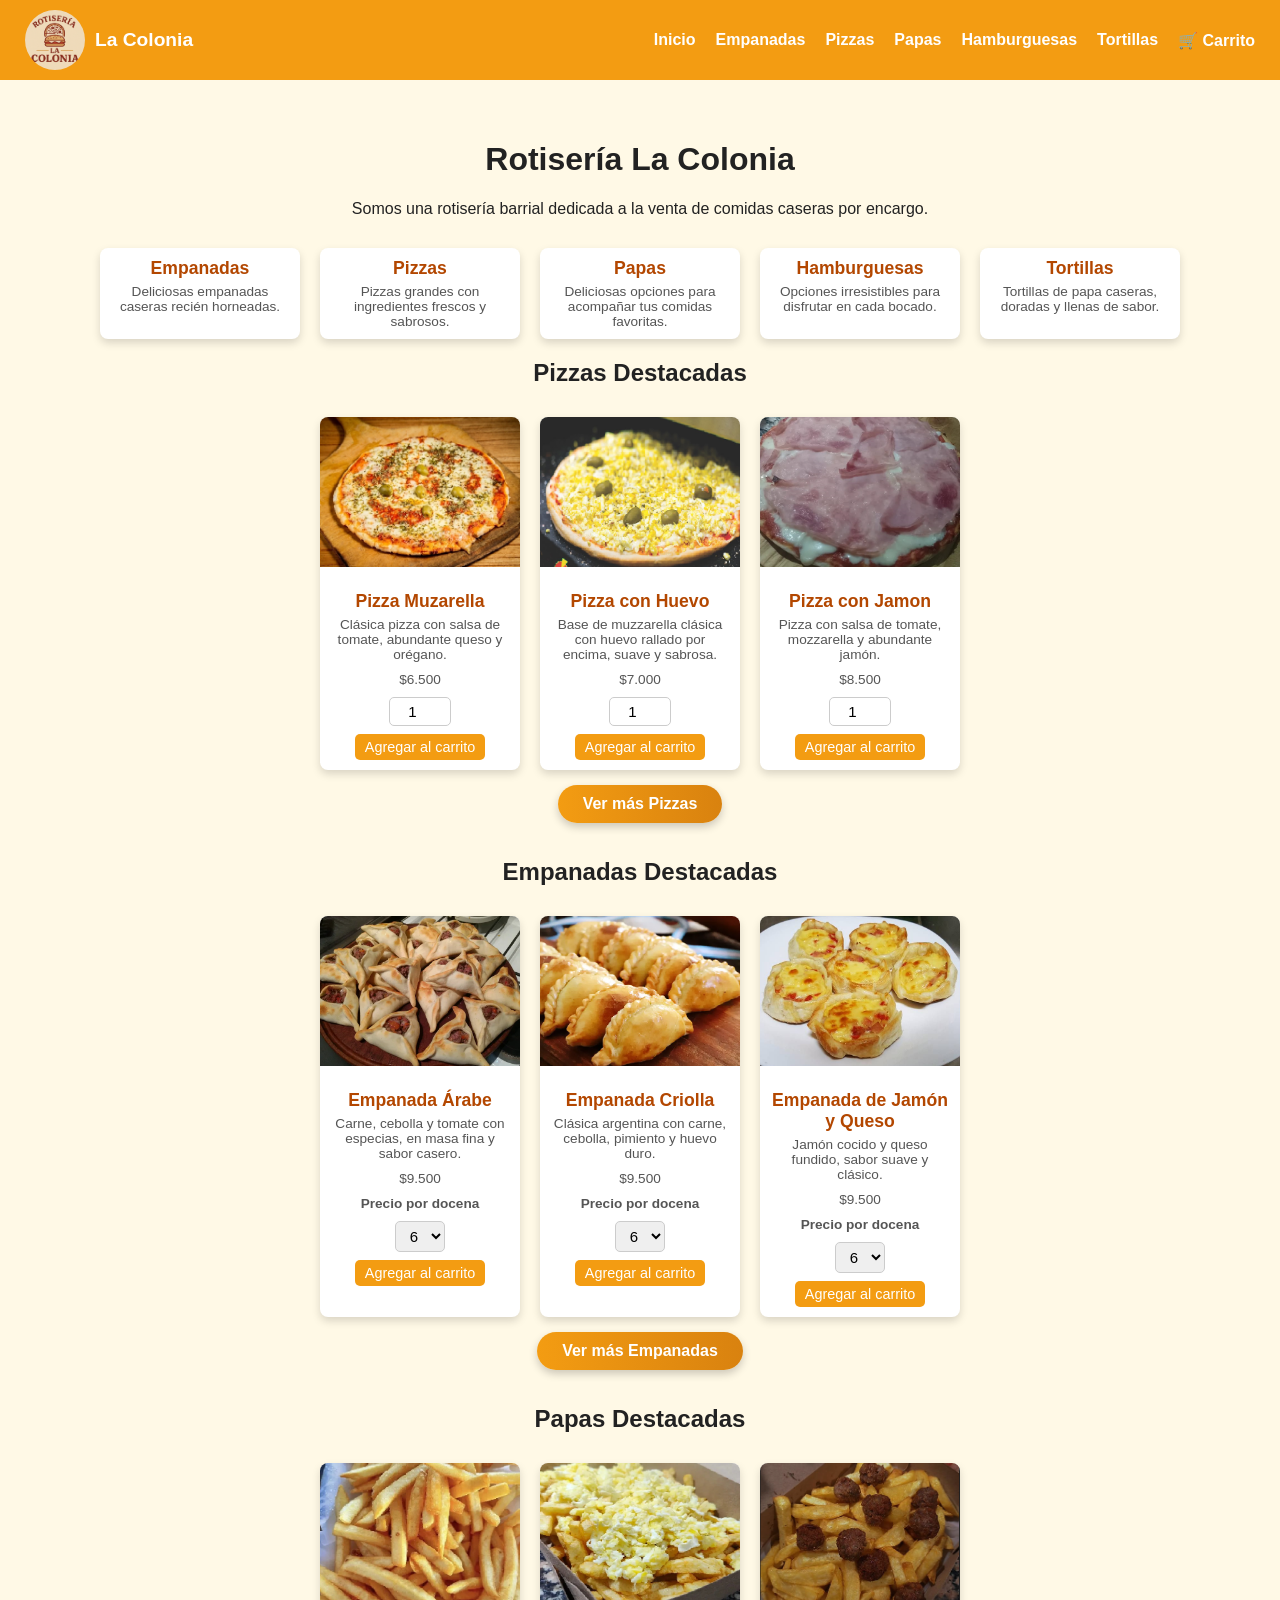
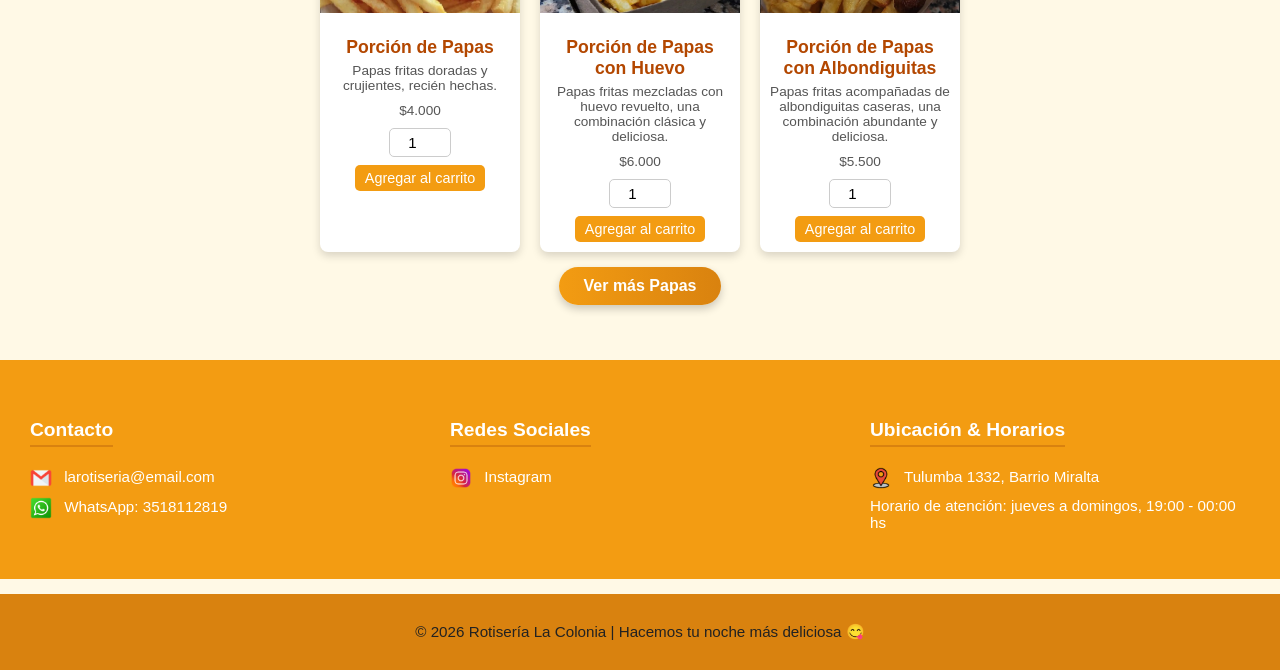
<file: index.html>
<!DOCTYPE html>
<html lang="es">
<head>
    <meta charset="UTF-8">
    <meta http-equiv="X-UA-Compatible" content="IE=edge">
    <title>Rotisería La Colonia</title>
    <meta name="description" content="Página principal de la Rotisería La Colonia">
    <meta name="viewport" content="width=device-width, initial-scale=1">
    <link rel="stylesheet" href="assets/estilos.css">
</head>
<body>

    <!-- navbar dinamica -->
    <nav class="navbar"></nav>

    <!-- contenido principal -->
    <main class="main-content">
        <h1>Rotisería La Colonia</h1>
        <p>Somos una rotisería barrial dedicada a la venta de comidas caseras por encargo.</p>

        <!-- muestro las categorias -->
        <div class="productos"></div>

        <!-- productos destacados por categoria -->
        <h2>Pizzas Destacadas</h2>
        <div id="pizzas-destacadas" class="productos"></div>
        <div class="ver-mas">
            <a href="pages/categoria2.html" class="btn-ver-mas">Ver más Pizzas</a>
        </div>

        <h2>Empanadas Destacadas</h2>
        <div id="empanadas-destacadas" class="productos"></div>
        <div class="ver-mas">
            <a href="pages/categoria1.html" class="btn-ver-mas">Ver más Empanadas</a>
        </div>

        <h2>Papas Destacadas</h2>
        <div id="papas-destacadas" class="productos"></div>
        <div class="ver-mas">
            <a href="pages/categoria3.html" class="btn-ver-mas">Ver más Papas</a>
        </div>
        
    </main>

    <!-- scripts -->
    <script src="js/login.js"></script>
    <script src="js/navbar.js"></script>
    <script src="js/cards.js"></script>

    <script>
        // array de categorias mostradas en el Home
        const categoriasIndex = [
            {
                titulo: "Empanadas",
                link: "pages/categoria1.html",
                descripcion: "Deliciosas empanadas caseras recién horneadas."
            },
            {
                titulo: "Pizzas",
                link: "pages/categoria2.html",
                descripcion: "Pizzas grandes con ingredientes frescos y sabrosos."
            },
            {
                titulo: "Papas",
                link: "pages/categoria3.html",
                descripcion: "Deliciosas opciones para acompañar tus comidas favoritas."
            },
            {
                titulo: "Hamburguesas",
                link: "pages/categoria4.html",
                descripcion: "Opciones irresistibles para disfrutar en cada bocado."
            },
            {
                titulo: "Tortillas",
                link: "pages/categoria5.html",
                descripcion: "Tortillas de papa caseras, doradas y llenas de sabor."
            }
        ];

        // funcion para generar las cards de categorias
        function generarCategoriasIndex() {
            const contenedor = document.querySelector(".productos");
            if (!contenedor) return;

            contenedor.innerHTML = "";

            categoriasIndex.forEach(c => {
                const card = document.createElement("a");
                card.classList.add("card");
                card.href = c.link;
                card.innerHTML = `
                    <h3>${c.titulo}</h3>
                    <p>${c.descripcion}</p>
                `;
                contenedor.appendChild(card);
            });
        }

        // cuando la pagina carga
        document.addEventListener("DOMContentLoaded", function() {
            generarNavbar();          // navbar dinamica
            generarCategoriasIndex(); // genera las cards de categorias
        });
    </script>

    <!-- Footer -->
    <footer>
        <div class="footer-container">

            <!-- contacto -->
            <div class="footer-section contacto">
                <h3>Contacto</h3>
                <p>
                    <a href="mailto:larotiseria@email.com">
                        <img src="assets/imagenes/icono-correo.png" alt="Correo" class="icono-footer"> 
                        larotiseria@email.com
                    </a>
                </p>
                <p>
                    <a href="https://wa.me/3518112819" target="_blank">
                        <img src="assets/imagenes/icono-wsp.png" alt="WhatsApp" class="icono-footer"> 
                        WhatsApp: 3518112819
                    </a>
                </p>
            </div>

            <!-- redes sociales -->
            <div class="footer-section redes">
                <h3>Redes Sociales</h3>
                <p>
                    <a href="https://www.instagram.com/roti.lacolonia?igsh=bTMxNW1xaW00Yzlr" target="_blank">
                        <img src="assets/imagenes/icono-instagram.png" alt="Instagram" class="icono-footer"> Instagram
                    </a>
                </p>
            </div>

            <!-- ubicacion y horarios -->
            <div class="footer-section ubicacion">
                <h3>Ubicación & Horarios</h3>
                <p>
                    <img src="assets/imagenes/icono-ubicacion.png" alt="Ubicación" class="icono-footer"> 
                    Tulumba 1332, Barrio Miralta
                </p>
                <p>Horario de atención: jueves a domingos, 19:00 - 00:00 hs</p>
            </div>

        </div>

        <div class="footer-bottom">
            <p>© 2026 Rotisería La Colonia | Hacemos tu noche más deliciosa 😋</p>
        </div>
    </footer>

</body>
</html>
</file>
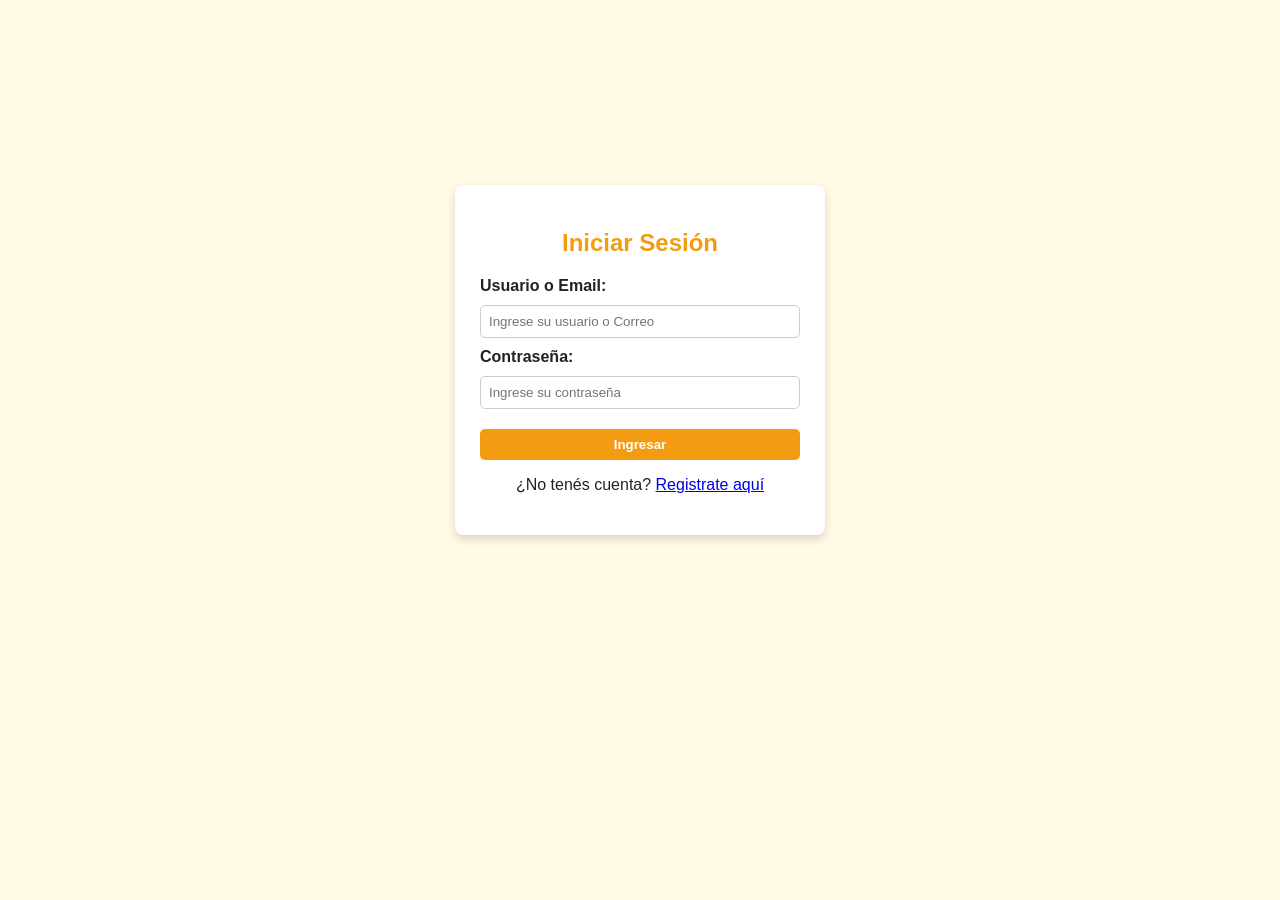
<file: login.html>
<!DOCTYPE html>
<html lang="es">
<head>
    <meta charset="utf-8">
    <meta http-equiv="X-UA-Compatible" content="IE=edge">
    <title>Login - Rotisería La Colonia</title>
    <meta name="description" content="Inicio de sesión de usuario">
    <meta name="viewport" content="width=device-width, initial-scale=1">
    <link rel="stylesheet" href="assets/estilos.css">
</head>
<body>
    <main class="registro-main">
        <div class="registro-card">
            <h2>Iniciar Sesión</h2>
            <form id="loginForm">
                <label for="usuario">Usuario o Email:</label>
                <input type="email" id="usuario" name="usuario" placeholder="Ingrese su usuario o Correo" required>

                <label for="clave">Contraseña:</label>
                <input type="password" id="clave" name="clave" placeholder="Ingrese su contraseña" required>

                <button type="submit">Ingresar</button>
            </form>
            <p>¿No tenés cuenta? <a href="pages/registro.html">Registrate aquí</a></p>
        </div>
    </main>

    <script src="js/login.js"></script>
    <script>
        checkLogin(); // reviso si hay usario logeado
    </script>
</body>
</html>
</file>
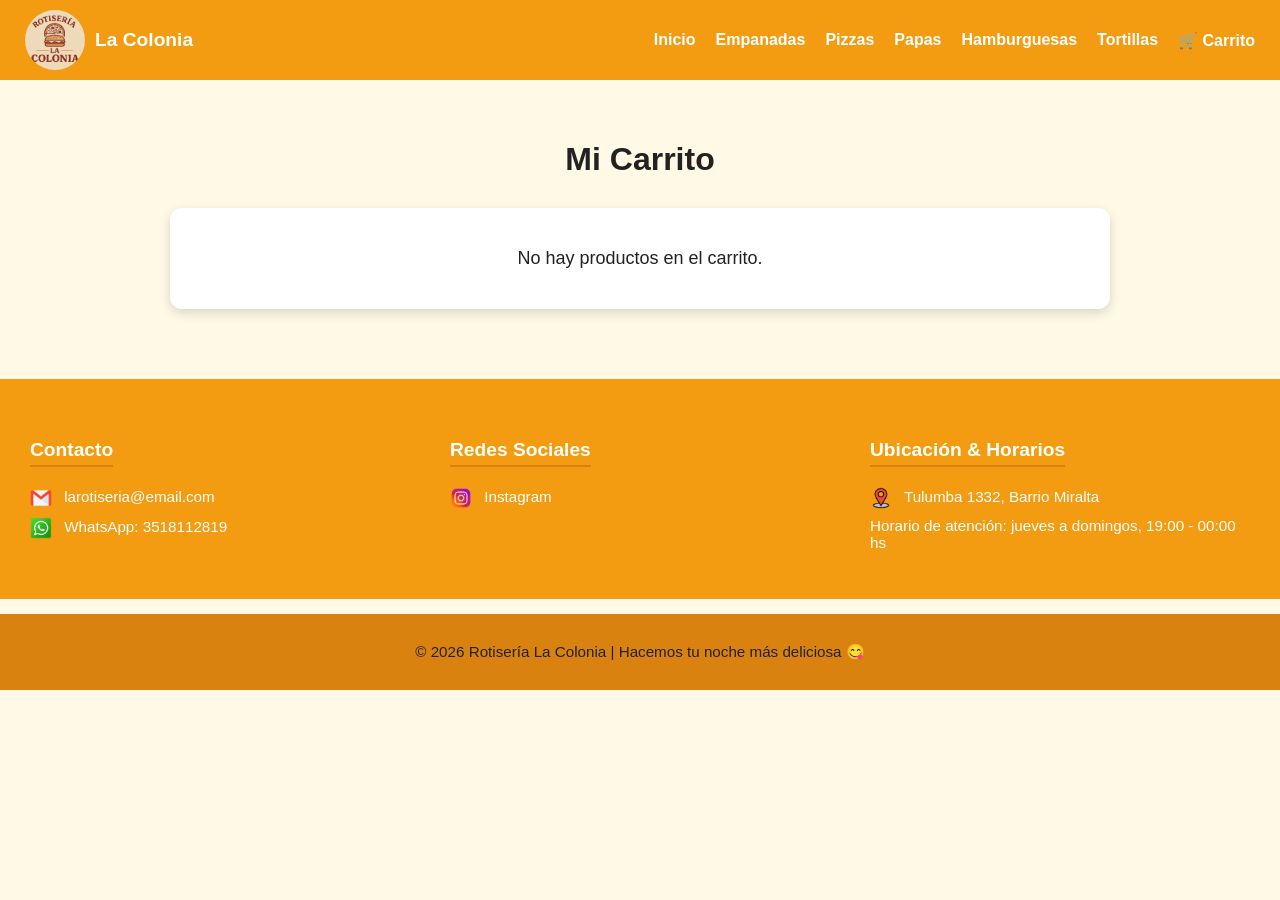
<file: pages/carrito.html>
<!DOCTYPE html>
<html lang="es">
<head>
    <meta charset="UTF-8">
    <meta http-equiv="X-UA-Compatible" content="IE=edge">
    <title>Carrito - Rotisería La Colonia</title>
    <meta name="viewport" content="width=device-width, initial-scale=1.0">
    <link rel="stylesheet" href="../assets/estilos.css">
</head>
<body>

    <!-- navbar dinamica -->
    <nav class="navbar"></nav>

    <main class="main-content">
        <h1>Mi Carrito</h1>

        <!-- caja del carrito -->
        <div class="carrito-wrapper">
            <div id="carrito-contenedor"></div>
            <div id="total-carrito" class="total-carrito"></div>
        </div>

        <!-- BOTÓN FINALIZAR COMPRA -->
        <button id="btn-finalizar" class="btn-finalizar">Finalizar compra</button>

        <!-- MODAL PARA ELEGIR FORMA DE PAGO -->
        <div id="modal-pago" class="modal">
            <div class="modal-contenido">
                <h3>🍕 Confirmar pedido</h3>

                <form id="form-pago">
                    <label for="nombre">Nombre:</label>
                    <input type="text" id="nombre" required>

                    <label for="telefono">Teléfono:</label>
                    <input type="tel" id="telefono" required>

                    <p class="titulo-seccion">Tipo de entrega:</p>

                    <label>
                        <input type="radio" name="entrega" value="Retiro en local" required>
                        Retiro en local
                    </label>

                    <label>
                        <input type="radio" name="entrega" value="Delivery" required>
                        Delivery ($500)
                    </label>

                    <div id="campo-direccion" style="display:none;">
                        <label for="direccion">Dirección:</label>
                        <input type="text" id="direccion">
                    </div>

                    <p class="titulo-seccion">Forma de pago:</p>

                    <label>
                        <input type="radio" name="pago" value="Efectivo" required>
                        Efectivo
                    </label>
                    
                    <label>
                        <input type="radio" name="pago" value="Transferencia" required>
                        Transferencia
                    </label>

                    <!--
                    <label>
                        <input type="radio" name="pago" value="Tarjeta" required>
                        Tarjeta
                    </label>
                    -->

                    <label for="observaciones">Observaciones:</label>
                    <textarea id="observaciones" rows="3"></textarea>

                    <button type="submit" class="btn-confirmar-pago">
                        Confirmar Pedido
                    </button>

                    <button type="button" class="btn-cancelar" onclick="cerrarModal()">
                        Cancelar
                    </button>
                </form>
            </div>
        </div>

    </main>

    <!-- scripts -->
    <script src="../js/login.js"></script>
    <script src="../js/navbar.js"></script>
    <script src="../js/carrito.js"></script>

    <!-- script del modal -->
    <script src="../js/pago.js"></script>

    <script>
        document.addEventListener("DOMContentLoaded", function() {
            generarNavbar();
        });
    </script>

    <!-- Footer -->
    <footer>
        <div class="footer-container">

            <!-- contacto -->
            <div class="footer-section contacto">
                <h3>Contacto</h3>
                <p>
                    <a href="mailto:larotiseria@email.com">
                        <img src="../assets/imagenes/icono-correo.png" alt="Correo" class="icono-footer"> 
                        larotiseria@email.com
                    </a>
                </p>
                <p>
                    <a href="https://wa.me/3518112819" target="_blank">
                        <img src="../assets/imagenes/icono-wsp.png" alt="WhatsApp" class="icono-footer"> 
                        WhatsApp: 3518112819
                    </a>
                </p>
            </div>

            <!-- redes sociales -->
            <div class="footer-section redes">
                <h3>Redes Sociales</h3>
                <p>
                    <a href="https://www.instagram.com/roti.lacolonia?igsh=bTMxNW1xaW00Yzlr" target="_blank">
                        <img src="../assets/imagenes/icono-instagram.png" alt="Instagram" class="icono-footer"> Instagram
                    </a>
                </p>
            </div>

            <!-- ubicacion y horarios -->
            <div class="footer-section ubicacion">
                <h3>Ubicación & Horarios</h3>
                <p>
                    <img src="../assets/imagenes/icono-ubicacion.png" alt="Ubicación" class="icono-footer"> 
                    Tulumba 1332, Barrio Miralta
                </p>
                <p>Horario de atención: jueves a domingos, 19:00 - 00:00 hs</p>
            </div>

        </div>

        <div class="footer-bottom">
            <p>© 2026 Rotisería La Colonia | Hacemos tu noche más deliciosa 😋</p>
        </div>
    </footer>

</body>
</html>
</file>
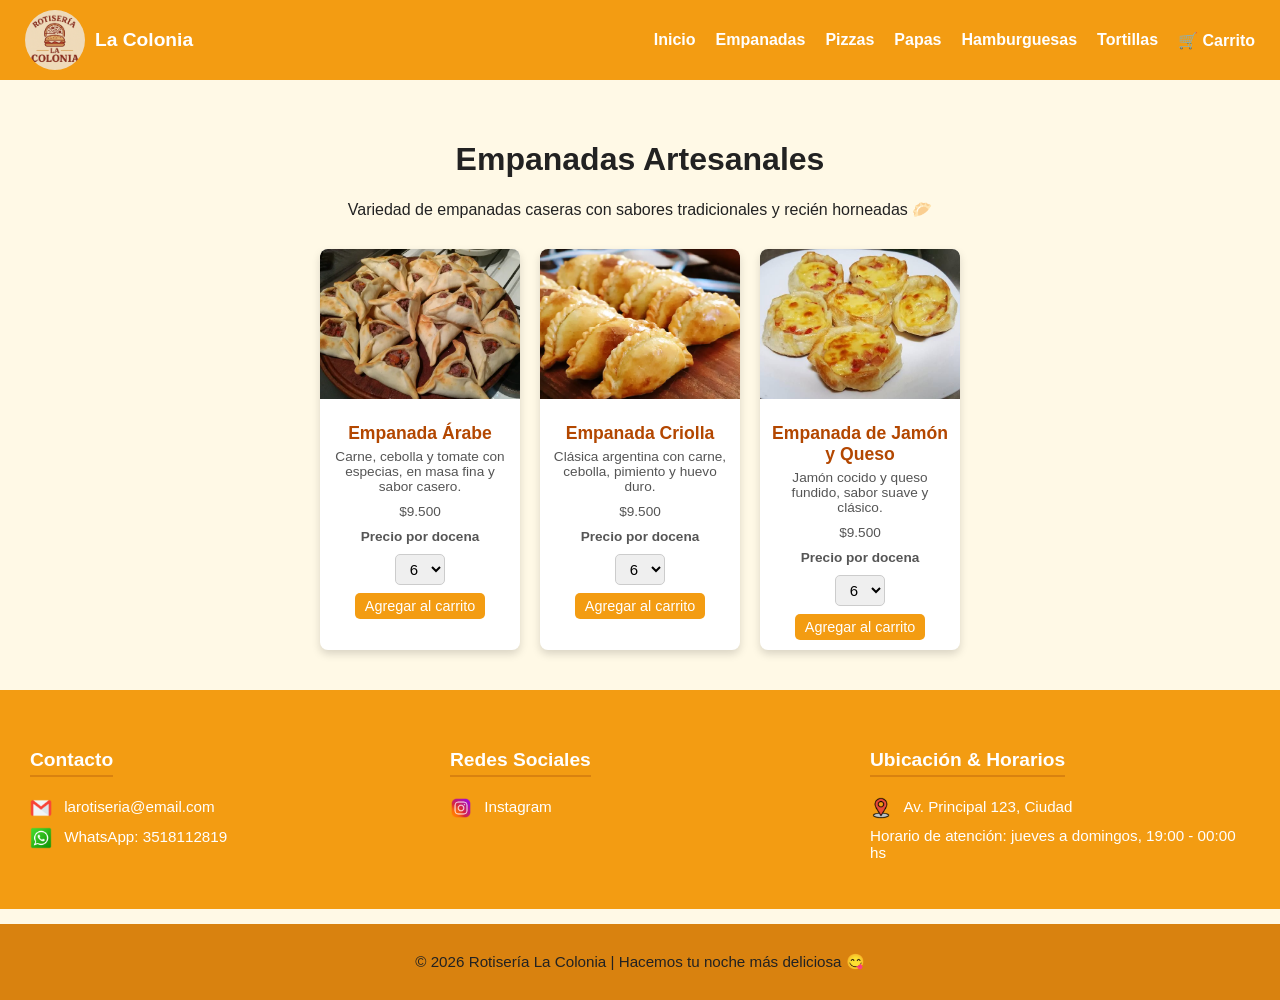
<file: pages/categoria1.html>
<!DOCTYPE html>
<html lang="es">
<head>
    <meta charset="UTF-8">
    <meta http-equiv="X-UA-Compatible" content="IE=edge">
    <title>Empanadas - Rotisería La Colonia</title>
    <meta name="description" content="Variedad de empanadas caseras de Rotisería La Colonia">
    <meta name="viewport" content="width=device-width, initial-scale=1.0">
    <link rel="stylesheet" href="../assets/estilos.css">
</head>
<body>
    
    <!-- navbar dinamica -->
    <nav class="navbar"></nav>

    <main class="main-content">
        <h1>Empanadas Artesanales</h1>
        <p>Variedad de empanadas caseras con sabores tradicionales y recién horneadas 🥟</p>

        <!-- las cards se generaran desde JS -->
        <div class="productos"></div>
    </main>

    <!-- scripts -->
    <script src="../js/login.js"></script>
    <script src="../js/navbar.js"></script>
    <script src="../js/cards.js"></script>
    <script>
        document.addEventListener("DOMContentLoaded", function() {
            checkLogin();             // verifico si el usuario esta logueado
            generarNavbar();          // genero la navbar dinamica

        });
    </script>
    
    <!-- Footer -->
    <footer>
        <div class="footer-container">

            <!-- contacto -->
            <div class="footer-section contacto">
                <h3>Contacto</h3>
                <p>
                    <a href="mailto:larotiseria@email.com">
                        <img src="../assets/imagenes/icono-correo.png" alt="Correo" class="icono-footer"> 
                        larotiseria@email.com
                    </a>
                </p>
                <p>
                    <a href="https://wa.me/3518112819" target="_blank">
                        <img src="../assets/imagenes/icono-wsp.png" alt="WhatsApp" class="icono-footer"> 
                        WhatsApp: 3518112819
                    </a>
                </p>
            </div>

            <!-- redes sociales -->
            <div class="footer-section redes">
                <h3>Redes Sociales</h3>
                <p>
                    <a href="https://www.instagram.com/roti.lacolonia?igsh=bTMxNW1xaW00Yzlr" target="_blank">
                        <img src="../assets/imagenes/icono-instagram.png" alt="Instagram" class="icono-footer"> Instagram
                    </a>
                </p>
            </div>

            <!-- ubicacion y horarios -->
            <div class="footer-section ubicacion">
                <h3>Ubicación & Horarios</h3>
                <p>
                    <img src="../assets/imagenes/icono-ubicacion.png" alt="Ubicación" class="icono-footer"> 
                    Av. Principal 123, Ciudad
                </p>
                <p>Horario de atención: jueves a domingos, 19:00 - 00:00 hs</p>
            </div>

        </div>

        <div class="footer-bottom">
            <p>© 2026 Rotisería La Colonia | Hacemos tu noche más deliciosa 😋</p>
        </div>
    </footer>
</body>
</html>
</file>
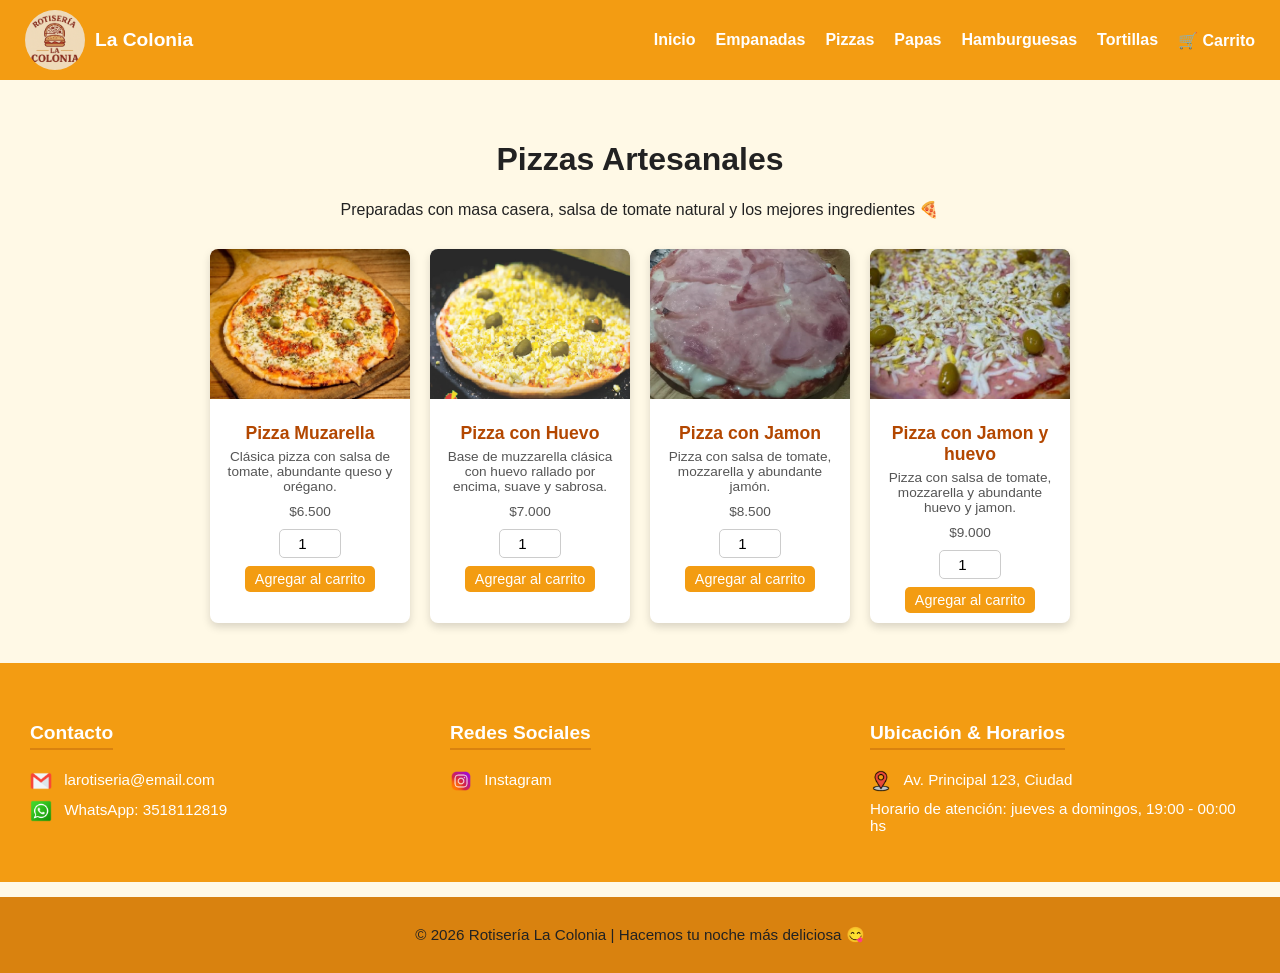
<file: pages/categoria2.html>
<!DOCTYPE html>
<html lang="es">
<head>
    <meta charset="UTF-8">
    <meta http-equiv="X-UA-Compatible" content="IE=edge">
    <title>Pizzas - Rotisería La Colonia</title>
    <meta name="description" content="Variedad de pizzas caseras de Rotisería La Colonia">
    <meta name="viewport" content="width=device-width, initial-scale=1">
    <link rel="stylesheet" href="../assets/estilos.css">
</head>
<body>

    <!-- navbar dinamica -->
    <nav class="navbar"></nav>

    <main class="main-content">
        <h1>Pizzas Artesanales</h1>
        <p>Preparadas con masa casera, salsa de tomate natural y los mejores ingredientes 🍕</p>

        <!-- las cards se generaran desde JS -->
        <div class="productos"></div>
    </main>

    <!-- scripts -->
    <script src="../js/login.js"></script>
    <script src="../js/navbar.js"></script>
    <script src="../js/cards.js"></script>
    <script>
        document.addEventListener("DOMContentLoaded", function() {
            checkLogin();          // verifico si el usuario esta logueado
            generarNavbar();       // genero la navbar dinamica

        });
    </script>
    
    <!-- Footer -->
    <footer>
        <div class="footer-container">

            <!-- contacto -->
            <div class="footer-section contacto">
                <h3>Contacto</h3>
                <p>
                    <a href="mailto:larotiseria@email.com">
                        <img src="../assets/imagenes/icono-correo.png" alt="Correo" class="icono-footer"> 
                        larotiseria@email.com
                    </a>
                </p>
                <p>
                    <a href="https://wa.me/3518112819" target="_blank">
                        <img src="../assets/imagenes/icono-wsp.png" alt="WhatsApp" class="icono-footer"> 
                        WhatsApp: 3518112819
                    </a>
                </p>
            </div>

            <!-- redes sociales -->
            <div class="footer-section redes">
                <h3>Redes Sociales</h3>
                <p>
                    <a href="https://www.instagram.com/roti.lacolonia?igsh=bTMxNW1xaW00Yzlr" target="_blank">
                        <img src="../assets/imagenes/icono-instagram.png" alt="Instagram" class="icono-footer"> Instagram
                    </a>
                </p>
            </div>

            <!-- ubicacion y horarios -->
            <div class="footer-section ubicacion">
                <h3>Ubicación & Horarios</h3>
                <p>
                    <img src="../assets/imagenes/icono-ubicacion.png" alt="Ubicación" class="icono-footer"> 
                    Av. Principal 123, Ciudad
                </p>
                <p>Horario de atención: jueves a domingos, 19:00 - 00:00 hs</p>
            </div>

        </div>

        <div class="footer-bottom">
            <p>© 2026 Rotisería La Colonia | Hacemos tu noche más deliciosa 😋</p>
        </div>
    </footer>
</body>
</html>
</file>
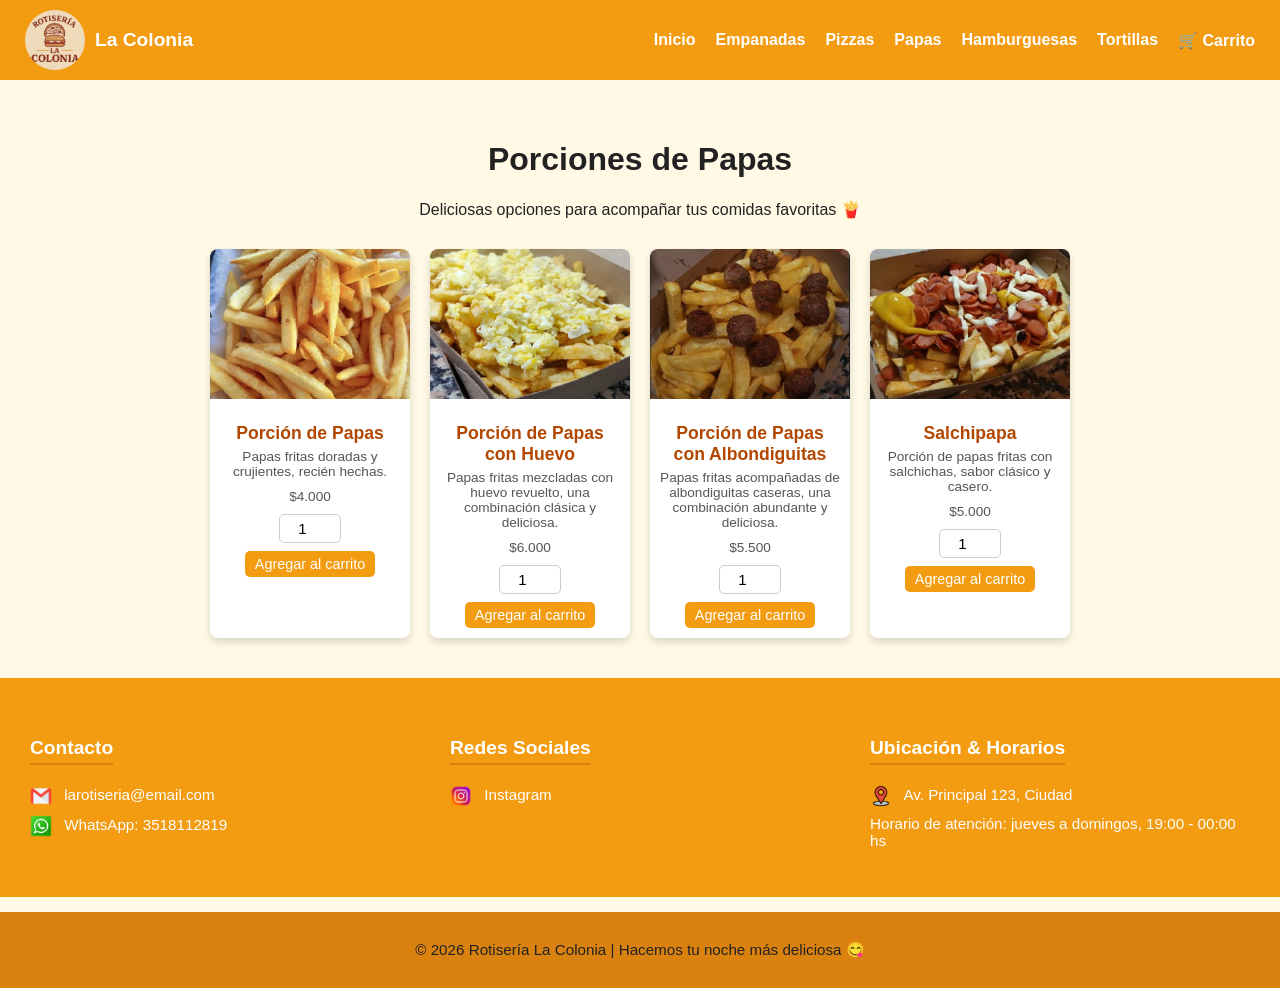
<file: pages/categoria3.html>
<!DOCTYPE html>
<html lang="es">
<head>
    <meta charset="UTF-8">
    <meta http-equiv="X-UA-Compatible" content="IE=edge">
    <title>Papas - Rotisería La Colonia</title>
    <meta name="description" content="Porciones de papas y salchipapas de Rotisería La Colonia">
    <meta name="viewport" content="width=device-width, initial-scale=1">
    <link rel="stylesheet" href="../assets/estilos.css">
</head>
<body>

    <!-- navbar dinamica -->
    <nav class="navbar"></nav>

    <main class="main-content">
        <h1>Porciones de Papas</h1>
        <p>Deliciosas opciones para acompañar tus comidas favoritas 🍟</p>

        <!-- las cards se generaran desde JS -->
        <div class="productos"></div>
    </main>

    <!-- scripts -->
    <script src="../js/login.js"></script>
    <script src="../js/navbar.js"></script>
    <script src="../js/cards.js"></script>
    <script>
        document.addEventListener("DOMContentLoaded", function() {
            checkLogin();          // verifico si el usuario esta logueado
            generarNavbar();       // genero la navbar dinamica

        });
    </script>
    
    <!-- Footer -->
    <footer>
        <div class="footer-container">

            <!-- contacto -->
            <div class="footer-section contacto">
                <h3>Contacto</h3>
                <p>
                    <a href="mailto:larotiseria@email.com">
                        <img src="../assets/imagenes/icono-correo.png" alt="Correo" class="icono-footer"> 
                        larotiseria@email.com
                    </a>
                </p>
                <p>
                    <a href="https://wa.me/3518112819" target="_blank">
                        <img src="../assets/imagenes/icono-wsp.png" alt="WhatsApp" class="icono-footer"> 
                        WhatsApp: 3518112819
                    </a>
                </p>
            </div>

            <!-- redes sociales -->
            <div class="footer-section redes">
                <h3>Redes Sociales</h3>
                <p>
                    <a href="https://www.instagram.com/roti.lacolonia?igsh=bTMxNW1xaW00Yzlr" target="_blank">
                        <img src="../assets/imagenes/icono-instagram.png" alt="Instagram" class="icono-footer"> Instagram
                    </a>
                </p>
            </div>

            <!-- ubicacion y horarios -->
            <div class="footer-section ubicacion">
                <h3>Ubicación & Horarios</h3>
                <p>
                    <img src="../assets/imagenes/icono-ubicacion.png" alt="Ubicación" class="icono-footer"> 
                    Av. Principal 123, Ciudad
                </p>
                <p>Horario de atención: jueves a domingos, 19:00 - 00:00 hs</p>
            </div>

        </div>

        <div class="footer-bottom">
            <p>© 2026 Rotisería La Colonia | Hacemos tu noche más deliciosa 😋</p>
        </div>
    </footer>
</body>
</html>
</file>
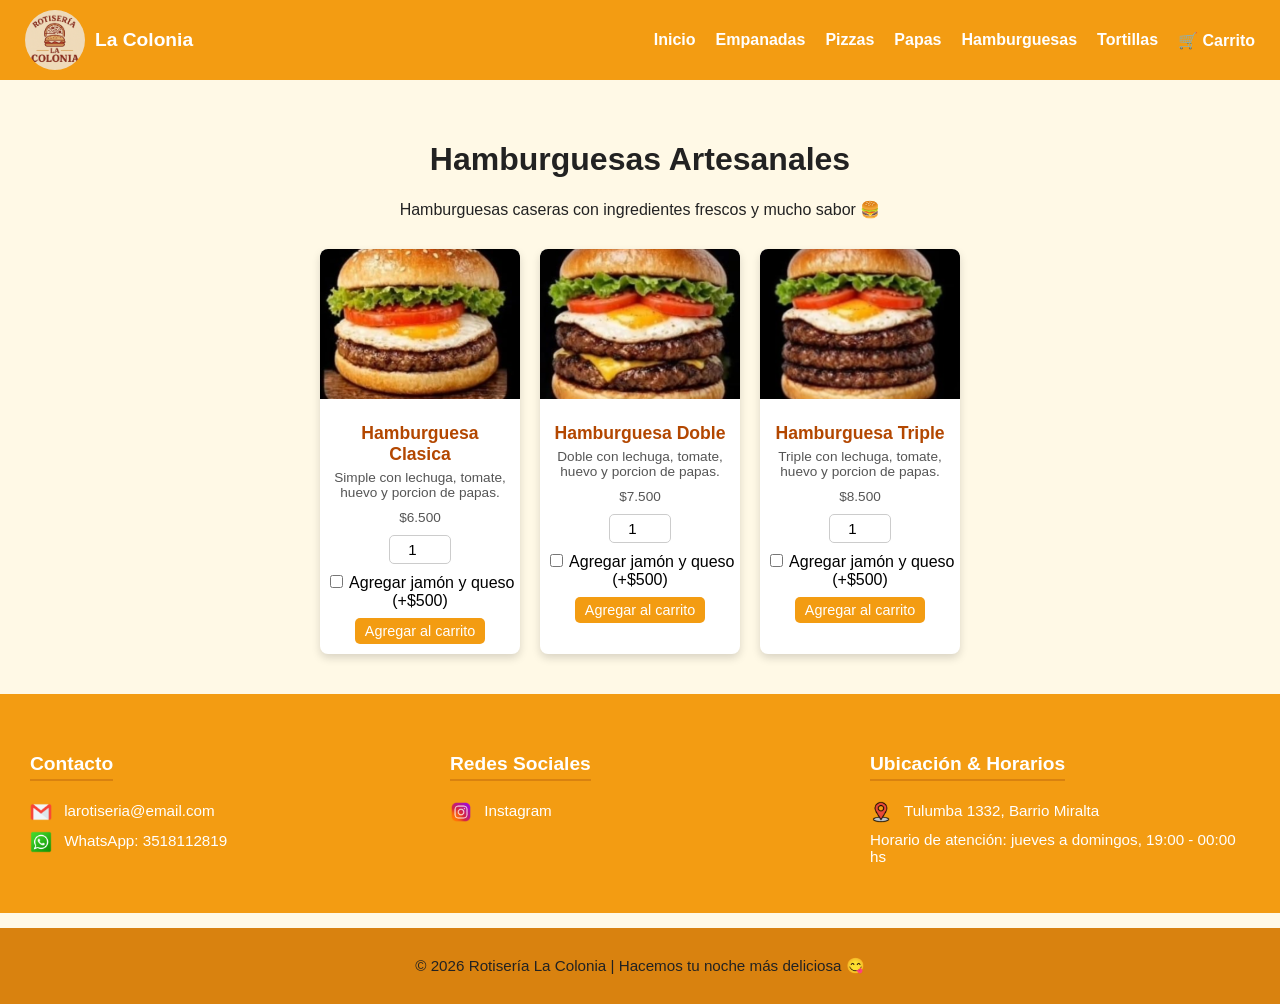
<file: pages/categoria4.html>
<!DOCTYPE html>
<html lang="es">
<head>
    <meta charset="UTF-8">
    <meta http-equiv="X-UA-Compatible" content="IE=edge">
    <title>Hamburguesas - Rotisería La Colonia</title>
    <meta name="description" content="Variedad de hamburguesas caseras de Rotisería La Colonia">
    <meta name="viewport" content="width=device-width, initial-scale=1.0">
    <link rel="stylesheet" href="../assets/estilos.css">
</head>
<body>

    <!-- navbar dinámica -->
    <nav class="navbar"></nav>

    <main class="main-content">
        <h1>Hamburguesas Artesanales</h1>
        <p>Hamburguesas caseras con ingredientes frescos y mucho sabor 🍔</p>

        <!-- cards -->
        <div class="productos"></div>
    </main>

    <!-- scripts -->
    <script src="../js/login.js"></script>
    <script src="../js/navbar.js"></script>
    <script src="../js/cards.js"></script>

    <script>
        document.addEventListener("DOMContentLoaded", function () {
            if (typeof checkLogin === "function") checkLogin();
            generarNavbar();
        });
    </script>

    <!-- FOOTER -->
    <footer>
        <div class="footer-container">

            <div class="footer-section contacto">
                <h3>Contacto</h3>
                <p>
                    <a href="mailto:larotiseria@email.com">
                        <img src="../assets/imagenes/icono-correo.png" class="icono-footer">
                        larotiseria@email.com
                    </a>
                </p>
                <p>
                    <a href="https://wa.me/3518112819" target="_blank">
                        <img src="../assets/imagenes/icono-wsp.png" class="icono-footer">
                        WhatsApp: 3518112819
                    </a>
                </p>
            </div>

            <div class="footer-section redes">
                <h3>Redes Sociales</h3>
                <p>
                    <a href="https://www.instagram.com/roti.lacolonia?igsh=bTMxNW1xaW00Yzlr" target="_blank">
                        <img src="../assets/imagenes/icono-instagram.png" class="icono-footer">
                        Instagram
                    </a>
                </p>
            </div>

            <div class="footer-section ubicacion">
                <h3>Ubicación & Horarios</h3>
                <p>
                    <img src="../assets/imagenes/icono-ubicacion.png" class="icono-footer">
                    Tulumba 1332, Barrio Miralta
                </p>
                <p>Horario de atención: jueves a domingos, 19:00 - 00:00 hs</p>
            </div>

        </div>

        <div class="footer-bottom">
            <p>© 2026 Rotisería La Colonia | Hacemos tu noche más deliciosa 😋</p>
        </div>
    </footer>

</body>
</html>
</file>
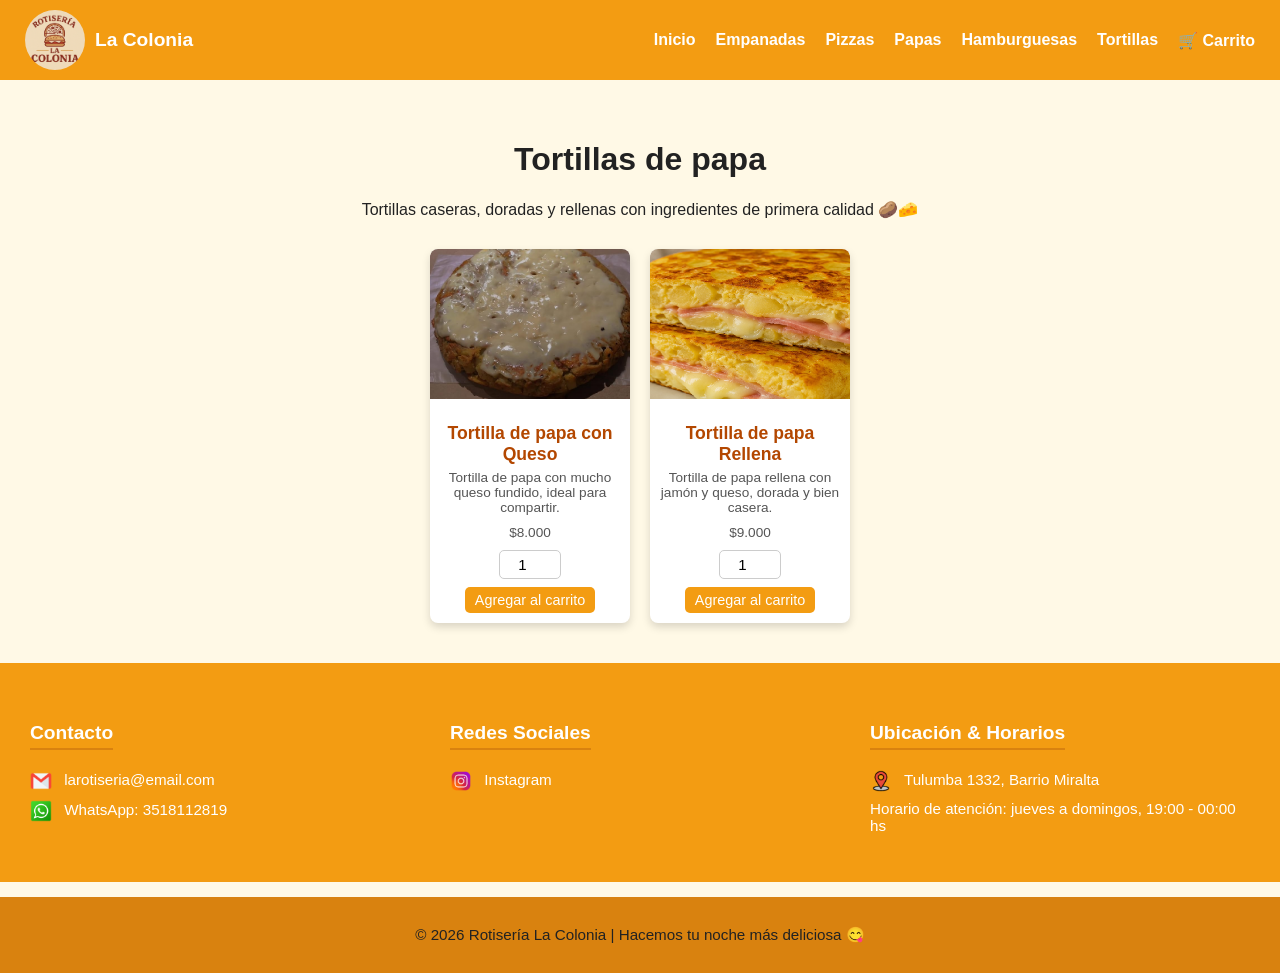
<file: pages/categoria5.html>
<!DOCTYPE html>
<html lang="es">
<head>
    <meta charset="UTF-8">
    <meta http-equiv="X-UA-Compatible" content="IE=edge">
    <title>Hamburguesas - Rotisería La Colonia</title>
    <meta name="description" content="Variedad de hamburguesas caseras de Rotisería La Colonia">
    <meta name="viewport" content="width=device-width, initial-scale=1.0">
    <link rel="stylesheet" href="../assets/estilos.css">
</head>
<body>

    <!-- navbar dinámica -->
    <nav class="navbar"></nav>

    <main class="main-content">
        <h1>Tortillas de papa</h1>
        <p>Tortillas caseras, doradas y rellenas con ingredientes de primera calidad 🥔🧀</p>

        <!-- cards -->
        <div class="productos"></div>
    </main>

    <!-- scripts -->
    <script src="../js/login.js"></script>
    <script src="../js/navbar.js"></script>
    <script src="../js/cards.js"></script>

    <script>
        document.addEventListener("DOMContentLoaded", function () {
            if (typeof checkLogin === "function") checkLogin();
            generarNavbar();
        });
    </script>

    <!-- FOOTER -->
    <footer>
        <div class="footer-container">

            <div class="footer-section contacto">
                <h3>Contacto</h3>
                <p>
                    <a href="mailto:larotiseria@email.com">
                        <img src="../assets/imagenes/icono-correo.png" class="icono-footer">
                        larotiseria@email.com
                    </a>
                </p>
                <p>
                    <a href="https://wa.me/3518112819" target="_blank">
                        <img src="../assets/imagenes/icono-wsp.png" class="icono-footer">
                        WhatsApp: 3518112819
                    </a>
                </p>
            </div>

            <div class="footer-section redes">
                <h3>Redes Sociales</h3>
                <p>
                    <a href="https://www.instagram.com/roti.lacolonia?igsh=bTMxNW1xaW00Yzlr" target="_blank">
                        <img src="../assets/imagenes/icono-instagram.png" class="icono-footer">
                        Instagram
                    </a>
                </p>
            </div>

            <div class="footer-section ubicacion">
                <h3>Ubicación & Horarios</h3>
                <p>
                    <img src="../assets/imagenes/icono-ubicacion.png" class="icono-footer">
                    Tulumba 1332, Barrio Miralta
                </p>
                <p>Horario de atención: jueves a domingos, 19:00 - 00:00 hs</p>
            </div>

        </div>

        <div class="footer-bottom">
            <p>© 2026 Rotisería La Colonia | Hacemos tu noche más deliciosa 😋</p>
        </div>
    </footer>

</body>
</html>
</file>
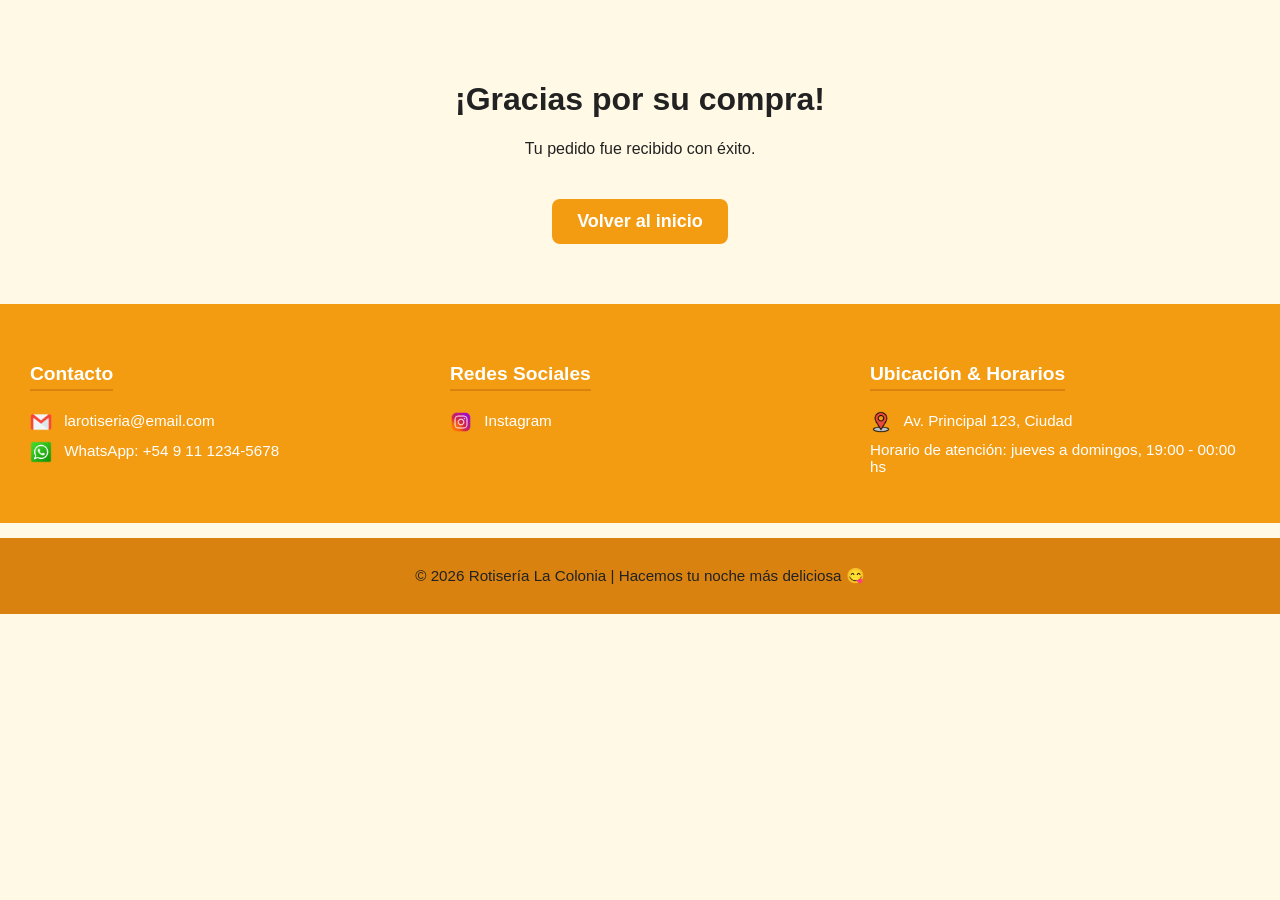
<file: pages/gracias.html>
<!DOCTYPE html>
<html lang="es">
<head>
    <meta charset="UTF-8">
    <title>Gracias por su compra</title>
    <link rel="stylesheet" href="../assets/estilos.css">
</head>
<body>

    <main class="main-content" style="text-align:center; padding:60px 20px;">
        <h1>¡Gracias por su compra!</h1>
        <p>Tu pedido fue recibido con éxito.</p>

        <!-- boton volver al inicio, usando tu clase .btn-finalizar para consistencia -->
        <button class="btn-finalizar" onclick="window.location.href='../index.html'">
            Volver al inicio
        </button>
    </main>
    
    <!-- Footer -->
    <footer>
        <div class="footer-container">

            <!-- contacto -->
            <div class="footer-section contacto">
                <h3>Contacto</h3>
                <p>
                    <a href="mailto:larotiseria@email.com">
                        <img src="../assets/imagenes/icono-correo.png" alt="Correo" class="icono-footer"> 
                        larotiseria@email.com
                    </a>
                </p>
                <p>
                    <a href="https://wa.me/1234567890" target="_blank">
                        <img src="../assets/imagenes/icono-wsp.png" alt="WhatsApp" class="icono-footer"> 
                        WhatsApp: +54 9 11 1234-5678
                    </a>
                </p>
            </div>

            <!-- redes sociales -->
            <div class="footer-section redes">
                <h3>Redes Sociales</h3>
                <p>
                    <a href="https://www.instagram.com/roti.lacolonia?igsh=bTMxNW1xaW00Yzlr" target="_blank">
                        <img src="../assets/imagenes/icono-instagram.png" alt="Instagram" class="icono-footer"> Instagram
                    </a>
                </p>
            </div>

            <!-- ubicacion y horarios -->
            <div class="footer-section ubicacion">
                <h3>Ubicación & Horarios</h3>
                <p>
                    <img src="../assets/imagenes/icono-ubicacion.png" alt="Ubicación" class="icono-footer"> 
                    Av. Principal 123, Ciudad
                </p>
                <p>Horario de atención: jueves a domingos, 19:00 - 00:00 hs</p>
            </div>

        </div>

        <div class="footer-bottom">
            <p>© 2026 Rotisería La Colonia | Hacemos tu noche más deliciosa 😋</p>
        </div>
    </footer>

</body>
</html>
</file>
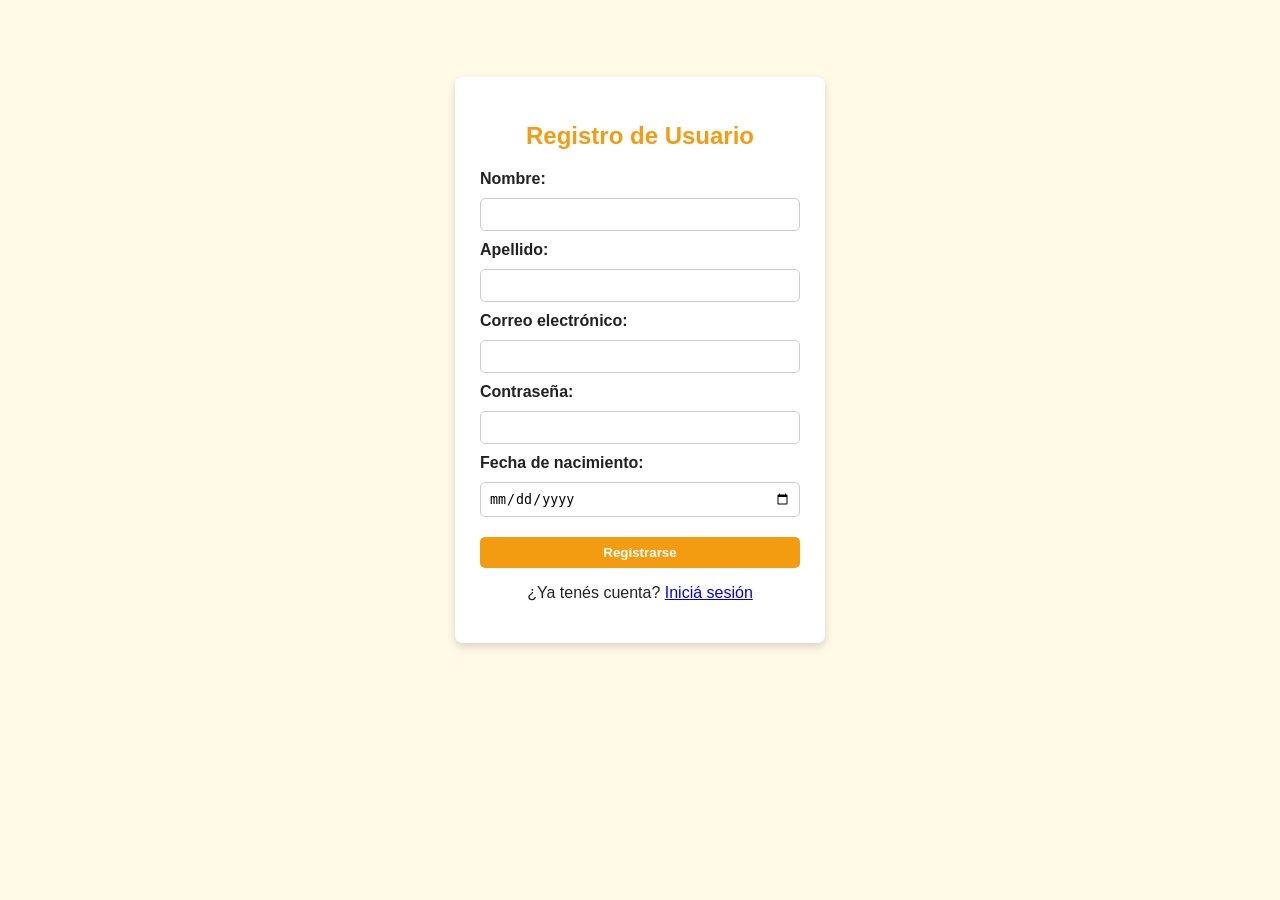
<file: pages/registro.html>
<!DOCTYPE html>
<html lang="es">
<head>
    <meta charset="utf-8">
    <meta http-equiv="X-UA-Compatible" content="IE=edge">
    <title>Registro - Rotisería La Colonia</title>
    <meta name="description" content="Formulario de registro de usuario">
    <meta name="viewport" content="width=device-width, initial-scale=1">
    <link rel="stylesheet" href="../assets/estilos.css">
</head>
<body>
    <main class="registro-main">
        <div class="registro-card">
            <h2>Registro de Usuario</h2>
            <form>
                <label for="nombre">Nombre:</label>
                <input type="text" id="nombre" required>

                <label for="apellido">Apellido:</label>
                <input type="text" id="apellido" required>

                <label for="email">Correo electrónico:</label>
                <input type="email" id="email" required>

                <label for="password">Contraseña:</label>
                <input type="password" id="password" required>

                <label for="fechaNacimiento">Fecha de nacimiento:</label>
                <input type="date" id="fechaNacimiento" required>

                <button type="button" onclick="registrarUsuario()">Registrarse</button>
            </form>
            <p>¿Ya tenés cuenta? <a href="../login.html">Iniciá sesión</a></p>
        </div>
    </main>

    <script src="../js/login.js"></script>
</body>
</html>
</file>
<file: assets/estilos.css>
/* ==========================
       COLORES Y FUENTES
========================== */
body {
    background-color: #fff9e6;
    font-family: Arial, sans-serif;
    color: #222;
    margin: 0;
    padding: 0;
}

/* ==========================
             NAVBAR
========================== */
.navbar {
    background-color: #f39c12;
    display: flex;
    justify-content: space-between;
    align-items: center;
    padding: 10px 25px;
}

.navbar .logo a {
    display: flex;
    align-items: center;
    gap: 10px;
    text-decoration: none;
    color: white;
    font-weight: bold;
    font-size: 1.2em;
}

.navbar .logo img {
    height: 60px;
    width: 60px;
    border-radius: 50%;
    object-fit: cover;
}

.navbar .nav-links {
    list-style: none;
    display: flex;
    align-items: center;
    gap: 20px;
    margin: 0;
    padding: 0;
}

.navbar .nav-links li a {
    text-decoration: none;
    color: white;
    font-weight: bold;
    transition: color 0.3s;
}

.navbar .nav-links li a:hover {
    color: #ffe6b3;
}

/* boton Cerrar sesion */
.logout-btn {
    background-color: white;
    color: #d35400;
    border: none;
    font-weight: bold;
    cursor: pointer;
    padding: 0.5rem 1rem;
    border-radius: 6px;
    transition: background 0.3s ease, transform 0.2s;
    align-self: center;
    margin-left: 10px;
}

.logout-btn:hover {
    background-color: #f0f0f0;
    transform: translateY(-2px);
}

/* ==========================
       CONTENIDO PRINCIPAL
========================== */
.main-content {
    text-align: center;
    padding: 40px 20px;
}

/* ==========================
      SECCION DE PRODUCTOS
========================== */
.productos {
    display: flex;
    justify-content: center;
    gap: 20px;
    margin-top: 30px;
    flex-wrap: wrap;
}

/* Card individual */
.card {
    display: block;
    background-color: white;
    border-radius: 8px;
    box-shadow: 0 4px 8px rgba(0,0,0,0.15);
    text-align: center;
    color: black;
    text-decoration: none;
    transition: transform 0.2s, box-shadow 0.2s;
    width: 200px;
}

.card:hover {
    transform: translateY(-5px);
    box-shadow: 0 8px 16px rgba(0,0,0,0.25);
}

.card img {
    width: 100%;
    height: 150px;
    object-fit: cover;
    border-radius: 8px 8px 0 0;
    margin-bottom: 10px;
}

.card h3 {
    margin: 10px 10px 5px;
    color: #b34700;
    font-size: 1.1em;
}

.card p {
    margin: 0 10px 10px;
    font-size: 0.85em;
    color: #555;
}

.detalle-precio {
    font-size: 0.8em;
    color: #d47a00;
    font-weight: bold;
    margin-top: -8px;
    margin-bottom: 8px;
}

/* Contenedor de input y boton */
.card .acciones {
    display: flex;
    flex-direction: column;
    justify-content: center;
    align-items: center;
    gap: 8px;
    margin-bottom: 10px;
}

.card .acciones .cantidad {
    width: 50px;
    padding: 5px;
    border: 1px solid #ccc;
    border-radius: 5px;
    text-align: center;
}

.card .acciones .btn-comprar {
    padding: 5px 10px;
    background-color: #f39c12;
    color: white;
    border: none;
    border-radius: 5px;
    cursor: pointer;
    font-size: 0.9em;
    transition: background-color 0.3s;
}

.card .acciones .btn-comprar:hover {
    background-color: #d9820f;
}

/* ==========================
     FORMULARIO DE REGISTRO
========================== */
.registro-main {
    display: flex;
    justify-content: center;
    align-items: center;
    min-height: 80vh;
}

.registro-card {
    background-color: white;
    padding: 25px;
    border-radius: 8px;
    box-shadow: 0 4px 8px rgba(0,0,0,0.15);
    width: 320px;
    text-align: center;
}

.registro-card h2 {
    color: #f39c12;
    margin-bottom: 20px;
}

.registro-card form {
    display: flex;
    flex-direction: column;
    gap: 10px;
}

.registro-card label {
    text-align: left;
    font-weight: bold;
}

.registro-card input {
    padding: 8px;
    border: 1px solid #ccc;
    border-radius: 5px;
}

.registro-card button {
    margin-top: 10px;
    padding: 8px;
    background-color: #f39c12;
    color: white;
    border: none;
    border-radius: 5px;
    font-weight: bold;
    cursor: pointer;
    transition: background-color 0.3s;
}

.registro-card button:hover {
    background-color: #d9820f;
}

/* ==========================
         BOTON VER MAS
========================== */
.btn-ver-mas {
    display: inline-block;
    padding: 10px 25px;
    background: linear-gradient(90deg, #f39c12, #d9820f);
    color: white;
    font-weight: bold;
    text-decoration: none;
    border-radius: 25px;
    box-shadow: 0 4px 8px rgba(0,0,0,0.2);
    transition: transform 0.2s, box-shadow 0.2s, background 0.3s;
    margin: 15px 0;
}

.btn-ver-mas:hover {
    transform: translateY(-3px);
    box-shadow: 0 6px 12px rgba(0,0,0,0.3);
    background: linear-gradient(90deg, #d9820f, #f39c12);
}

.ver-mas {
    text-align: center;
}


/* ==========================
            CARRITO
========================== */

.carrito-wrapper {
    max-width: 900px;
    margin: 30px auto;
    background: white;
    padding: 20px;
    border-radius: 12px;
    box-shadow: 0 4px 12px rgba(0,0,0,0.15);
}

#carrito-contenedor {
    width: 100%;
}

.carrito-header, .carrito-item {
    display: grid;
    grid-template-columns: 2.5fr 1fr 1fr 1fr 0.8fr;
    align-items: center;
    padding: 12px 10px;
}

.carrito-header {
    background-color: #f39c12;
    color: white;
    font-weight: bold;
    border-radius: 8px;
}

.carrito-item {
    border-bottom: 1px solid #eee;
}

.producto-info {
    display: flex;
    align-items: center;
    gap: 10px;
}

.producto-info img {
    width: 60px;
    height: 60px;
    border-radius: 6px;
    object-fit: cover;
}

.producto-info span {
    font-weight: bold;
    color: #b34700;
}

.precio, .cantidad, .subtotal {
    text-align: center;
    font-size: 15px;
}

.titulo-mobile {
    display: none;
    font-weight: bold;
}

.cantidad input {
    width: 55px;
    padding: 5px;
    border-radius: 6px;
    border: 1px solid #ccc;
}

.btn-eliminar {
    background-color: #ff4d4d;
    color: white;
    border: none;
    padding: 6px 10px;
    border-radius: 6px;
    cursor: pointer;
    font-weight: bold;
    transition: 0.2s;
}

.btn-eliminar:hover {
    background-color: #e60000;
    transform: scale(1.05);
}

.total-carrito {
    text-align: right;
    margin-top: 15px;
    font-size: 22px;
    font-weight: bold;
    color: #b34700;
}

/* mensaje carrito vacío */
.carrito-vacio {
    text-align: center;
    padding: 40px 0;
    font-size: 20px;
    color: #444;
}

/* ==========================
      BOTON FINALIZAR COMPRA
========================== */
.btn-finalizar {
    margin-top: 25px;
    padding: 12px 25px;
    background-color: #f39c12;
    color: white;
    border: none;
    border-radius: 8px;
    font-size: 18px;
    font-weight: bold;
    cursor: pointer;
    transition: background 0.3s, transform 0.2s;
}

.btn-finalizar:hover {
    background-color: #d9820f;
    transform: translateY(-2px);
}


/* ==========================
        MODAL DE PAGO
========================== */
.modal {
    display: none; 
    position: fixed;
    top: 0;
    left: 0;
    width: 100%;
    height: 100%;
    background: rgba(0,0,0,0.5);
    justify-content: center;
    align-items: center;
    z-index: 9999;
    animation: fadeIn 0.3s ease-in-out;
}

.modal-contenido {
    background: #fff;
    padding: 30px 25px;
    width: 450px;
    max-width: 90%;



    border-radius: 16px;
    box-shadow: 0 6px 20px rgba(0,0,0,0.3);
    text-align: center;
    transition: transform 0.3s ease;
}

.modal-contenido:hover {
    transform: scale(1.02);
}

.modal-contenido h3 {
    margin-bottom: 20px;
    color: #b34700;
    font-size: 22px;
}

/* Campos del formulario */
.modal-contenido input[type="text"],
.modal-contenido input[type="tel"],
.modal-contenido textarea {
    width: 100%;
    padding: 10px;
    border: 1px solid #ddd;
    border-radius: 8px;
    font-size: 14px;
    box-sizing: border-box;
    margin-top: 5px;
}

.modal-contenido textarea {
    resize: vertical;
    min-height: 80px;
}

/* Etiquetas de los campos */
.modal-contenido label[for] {
    display: block;
    text-align: left;
    font-weight: bold;
    color: #444;
    margin-top: 10px;
}

.titulo-seccion {
    text-align: left;
    font-weight: bold;
    color: #444;
    margin: 20px 0 10px 0;
}

.modal-contenido form label {
    display: flex;
    align-items: center;
    gap: 12px;
    font-weight: 500;
    color: #444;
    margin-bottom: 15px;
    cursor: pointer;
}

.modal-contenido form input[type="radio"] {
    accent-color: #f39c12;
    width: 18px;
    height: 18px;
}

/* Botones del modal */
.modal-botones {
    display: flex;
    justify-content: space-between;
    gap: 10px;
    margin-top: 20px;
}

.btn-confirmar-pago {
    background-color: #f39c12;
    color: white;
    border: none;
    padding: 12px 22px;
    border-radius: 10px;
    font-weight: bold;
    cursor: pointer;
    font-size: 16px;
    transition: all 0.3s;
}

.btn-confirmar-pago:hover {
    background-color: #d9820f;
    transform: translateY(-2px);
}

.btn-cancelar {
    background-color: #e0e0e0;
    color: #333;
    border: 1px solid #b3b3b3;
    padding: 12px 22px;
    border-radius: 10px;
    font-weight: bold;
    cursor: pointer;
    font-size: 16px;
    transition: all 0.3s;
}

.btn-cancelar:hover {
    background-color: #d6d6d6;
    transform: translateY(-2px);
}

/* Animacion de aparicion */
@keyframes fadeIn {
    from {opacity: 0;}
    to {opacity: 1;}
}


/* ==========================
           FOOTER MODERNO
========================== */
.footer-container {
    display: flex;
    flex-wrap: wrap;
    justify-content: space-around;
    background-color: #f39c12;
    color: white;
    padding: 30px 20px;
    gap: 20px;
}

.footer-section {
    flex: 1 1 250px;
    margin: 10px;
}

.footer-section h3 {
    margin-bottom: 12px;
    color: #fff;
    font-size: 1.2em;
    border-bottom: 2px solid #d9820f;
    display: inline-block;
    padding-bottom: 4px;
}

.footer-section p {
    margin: 8px 0;
    font-size: 0.95em;
}

.footer-section a {
    color: white;
    text-decoration: none;
    transition: color 0.3s;
}

.footer-section a:hover {
    color: #ffe6b3;
}

.icono-footer {
    width: 22px;
    height: 22px;
    vertical-align: middle;
    margin-right: 8px;
}

.footer-bottom {
    background-color: #d9820f;
    text-align: center;
    padding: 14px 20px;
    font-size: 0.95em;
    margin-top: 15px;
}

/* ==========================
            RESPONSIVE
========================== */

/* para pantallas menores a 768px */
@media (max-width: 768px) {

    /* navbar en formato vertical */
    .navbar {
        flex-direction: column;
        align-items: flex-start;
        padding: 10px 15px;
    }

    .navbar .nav-links {
        flex-direction: column;
        gap: 10px;
        margin-top: 10px;
    }

    /* cards mas anchas para celulares */
    .card {
        width: 90%;
        max-width: 330px;
    }

    /* carrito en formato vertical */
    .carrito-header {
        display: none; /* se oculta la fila de titulos */
    }

    .carrito-item {
        grid-template-columns: 1fr;
        text-align: center;
        padding: 15px 0;
        border-bottom: 2px solid #f2f2f2;
    }

    .producto-info {
        flex-direction: column;
    }

    .producto-info img {
        width: 80px;
        height: 80px;
    }

    .precio, .cantidad, .subtotal {
        margin-top: 8px;
    }
    
    .titulo-mobile {
        display: block;
        margin-bottom: 4px;
        color: #444;
    }

    .btn-eliminar {
        margin-top: 12px;
    }

    /* MODAL mas chico */
    .modal-contenido {
        width: 90%;
    }
}

/* Para pantallas MUY chicas (menos de 480px) */
@media (max-width: 480px) {

    /* logo mas chico */
    .navbar .logo img {
        height: 45px;
        width: 45px;
    }

    .btn-finalizar {
        width: 100%;
    }

    /* Footer en una sola columna*/
    .footer-container {
        flex-direction: column;
        text-align: center;
    }
}
</file>
